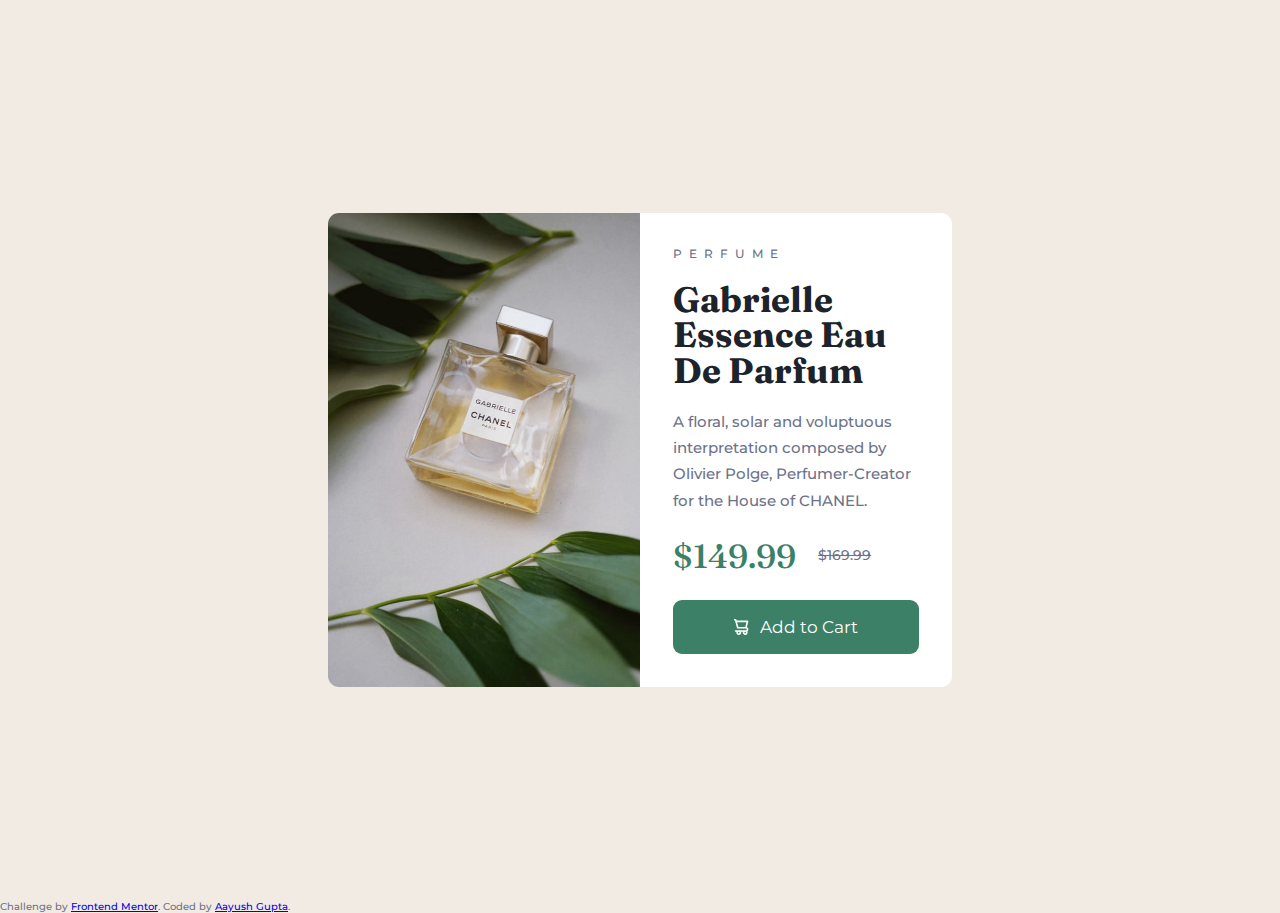
<file: index.html>
<!DOCTYPE html>
<html lang="en">
  <head>
    <meta charset="UTF-8" />
    <meta name="viewport" content="width=device-width, initial-scale=1.0" />
    <!-- displays site properly based on user's device -->

    <link
      rel="icon"
      type="image/png"
      sizes="32x32"
      href="./images/favicon-32x32.png"
    />
    <link rel="preconnect" href="https://fonts.googleapis.com" />
    <link rel="preconnect" href="https://fonts.gstatic.com" crossorigin />
    <link
      href="https://fonts.googleapis.com/css2?family=Fraunces:opsz,wght@9..144,700&family=Montserrat:wght@500;700&display=swap"
      rel="stylesheet"
    />
    <link href="css/style.css" rel="stylesheet" />
    <link href="css/queries.css" rel="stylesheet" />

    <title>Frontend Mentor | Product preview card component</title>
  </head>
  <body>
    <main>
      <div class="perfume-page">
        <img
          class="perfume-image"
          src="images/image-product-desktop.jpg"
          alt="Image of perfume"
        />
        <div class="perfume-description">
          <p class="perfume">PERFUME</p>
          <h1 class="perfume-name">Gabrielle Essence Eau De Parfum</h1>
          <p class="perfume-text">
            A floral, solar and voluptuous interpretation composed by Olivier
            Polge, Perfumer-Creator for the House of CHANEL.
          </p>
          <div class="price-section">
            <span class="discount-price"> $149.99 </span>
            <span class="original-price"> $169.99 </span>
          </div>
          <button class="cart">
            <img src="images/icon-cart.svg" alt="icon of a cart" class="icon" />
            <p class="button-text">Add to Cart</p>
          </button>
        </div>
      </div>
    </main>
    <div class="attribution">
      Challenge by
      <a href="https://www.frontendmentor.io?ref=challenge" target="_blank"
        >Frontend Mentor</a
      >. Coded by
      <a href="https://www.frontendmentor.io/profile/AayushGuptaP1"
        >Aayush Gupta</a
      >.
    </div>
  </body>
</html>
</file>
<file: css/style.css>
* {
  margin: 0;
  padding: 0;
  box-sizing: border-box;
}
html {
  font-size: 65%;
}
body {
  background-color: #f2ebe3;
  font-family: "Montserrat", sans-serif;
  color: #6c7289;
  font-weight: 500;
}
main {
  display: flex;
  align-items: center;
  justify-content: center;
  min-height: 100vh;
}
.perfume-page {
  max-width: 60rem;

  border-radius: 11px;
  overflow: hidden;
  background-color: #fff;
  display: flex;
}
.perfume-image {
  width: 50%;
}
.perfume-description {
  padding: 3.2rem 3.2rem;
}
.perfume {
  font-size: 1.2rem;
  letter-spacing: 7px;

  margin-bottom: 2rem;
}
.perfume-name {
  font-family: "Fraunces", serif;
  font-size: 3.4rem;
  line-height: 1;
  color: #1c232b;
  font-weight: 700;
  margin-bottom: 2rem;
}
.perfume-text {
  font-size: 1.4rem;
  line-height: 1.8;

  margin-bottom: 2rem;
}
.price-section {
  display: flex;
  align-items: center;
  gap: 2.1rem;
  margin-bottom: 2.4rem;
}

.discount-price {
  font-family: "Fraunces", serif;

  font-size: 3.2rem;
  color: #3c8067;
}
.original-price {
  font-size: 1.3rem;
  text-decoration: line-through;
}
.cart {
  font-family: "Montserrat", sans-serif;

  color: #fff;
  background-color: #3c8067;
  padding: 1.6rem 0;
  border: none;
  border-radius: 9px;
  width: 100%;
  display: flex;
  align-items: center;
  justify-content: center;
  gap: 1rem;
  cursor: pointer;
}
.cart:active,
.cart:hover {
  background-color: #1e4034;
}
.button-text {
  font-size: 1.6rem;
}
</file>
<file: css/queries.css>
@media (max-width: 38em) {
  main {
    padding: 2rem 1.5rem;
  }
  .perfume-page {
    max-width: 34rem;

    flex-direction: column;
  }
  .perfume-image {
    width: 100%;
    content: url("../images/image-product-mobile.jpg");
  }
  .perfume-description {
    padding: 2rem 2.8rem;
  }
  .perfume {
    margin-bottom: 1.6rem;
  }
  .perfume-name {
    font-size: 3rem;
    margin-bottom: 1.2rem;
  }
  .perfume-text {
    font-size: 1.3rem;
    margin-bottom: 1.6rem;
  }
  .price-section {
    margin-bottom: 1.8rem;
  }
}
</file>
